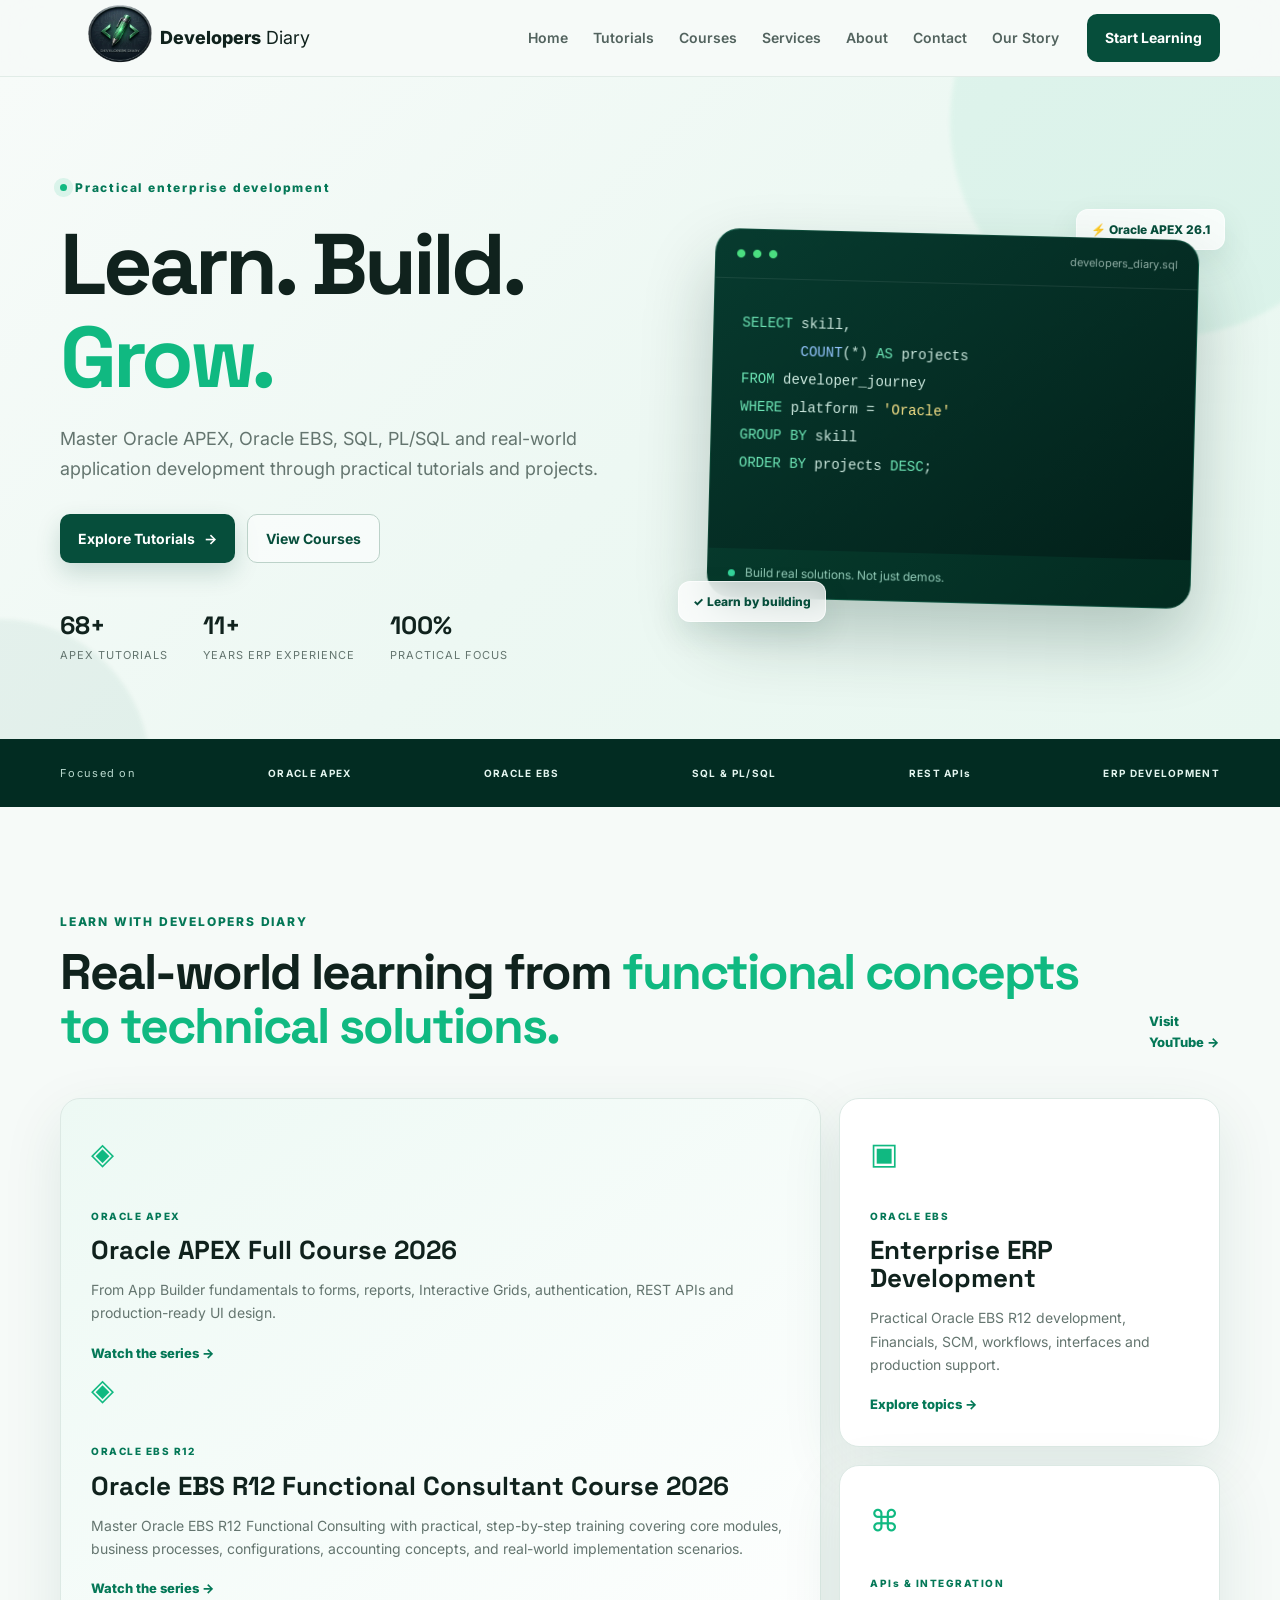
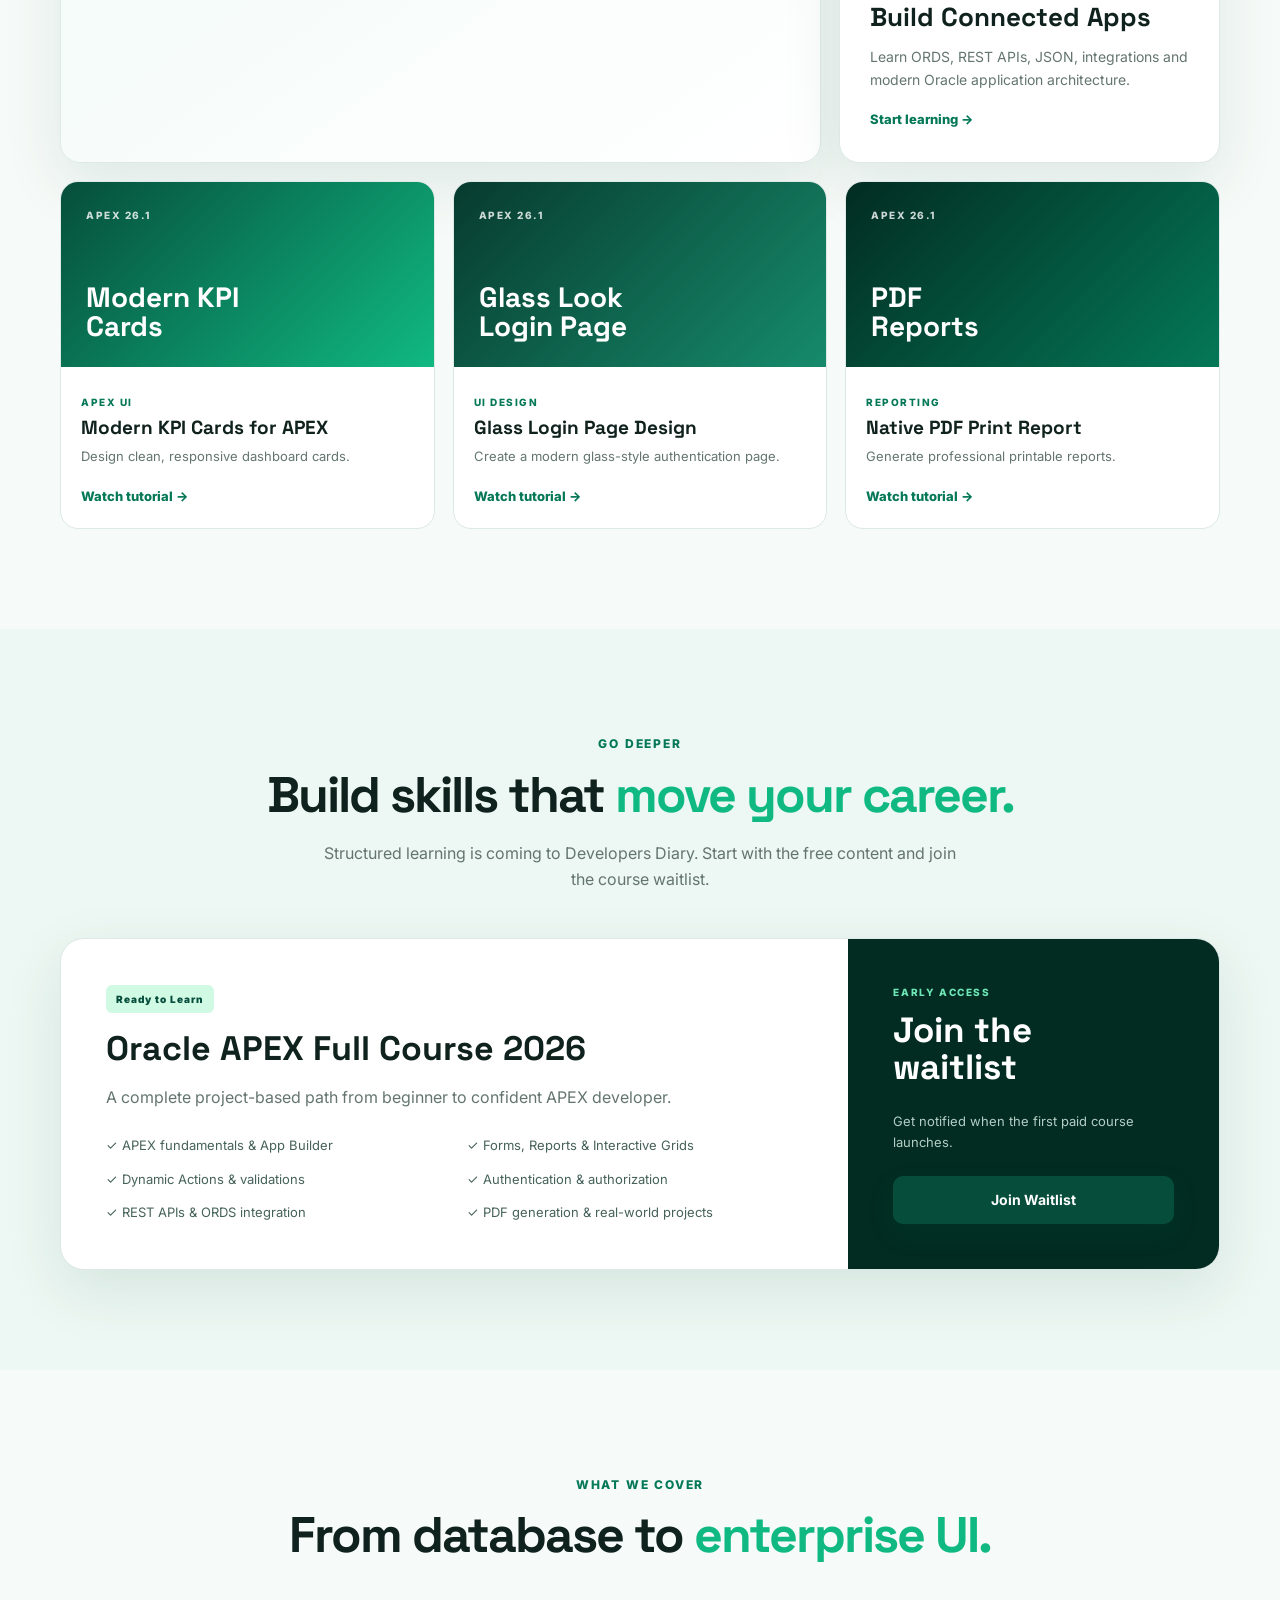
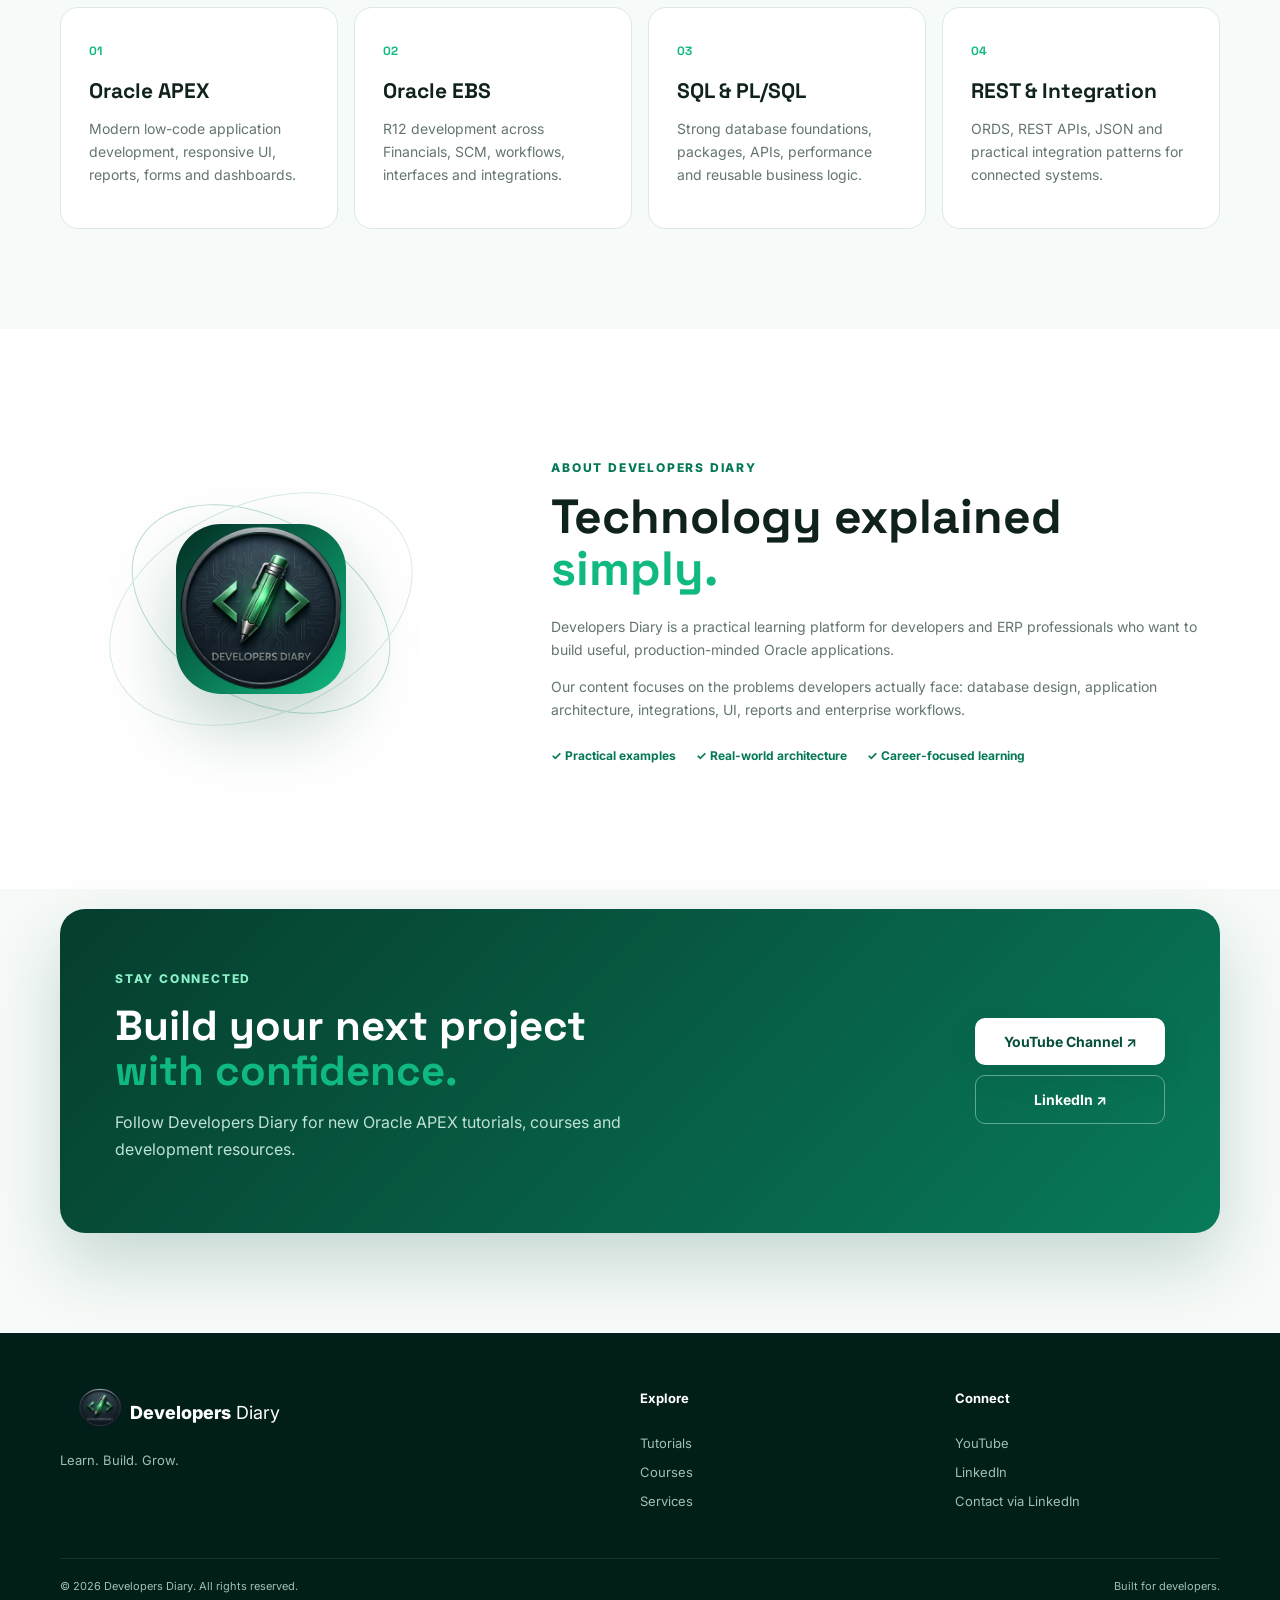
<file: index.html>
<!DOCTYPE html>
<html lang="en">
<head>
  <meta charset="UTF-8">
  <meta name="viewport" content="width=device-width, initial-scale=1.0">
  <meta name="description" content="Developers Diary — Learn Oracle APEX, Oracle EBS, SQL, PL/SQL and enterprise application development.">
  <title>Developers Diary | Oracle APEX & ERP Development</title>
  <link rel="icon" href="images/favicon.svg" type="image/svg+xml">
  <link rel="stylesheet" href="css/style.css">
</head>
<body>
  <header class="site-header">
    <nav class="navbar container">
      <a class="brand" href="index.html" aria-label="Developers Diary home">
        <span class="brand-mark"><img src="images/logo.png" alt="Company Logo" width="120" height="60"></span>
        <span><strong>Developers</strong> Diary</span>
      </a>
      <button class="menu-toggle" aria-label="Toggle menu" aria-expanded="false">☰</button>
      <div class="nav-links">
        <a href="#home">Home</a>
        <a href="#tutorials">Tutorials</a>
        <a href="#courses">Courses</a>
        <a href="#services">Services</a>
        <a href="#about">About</a>
        <a href="#contact">Contact</a>
        <a href="our-story.html">Our Story</a>
      </div>
      <a class="nav-cta" href="#courses">Start Learning</a>
    </nav>
  </header>

  <main>
    <section id="home" class="hero">
      <div class="hero-glow glow-one"></div><div class="hero-glow glow-two"></div>
      <div class="container hero-grid">
        <div class="hero-copy">
          <div class="eyebrow"><span></span> Practical enterprise development</div>
          <h1>Learn. Build.<br><em>Grow.</em></h1>
          <p class="hero-text">Master Oracle APEX, Oracle EBS, SQL, PL/SQL and real-world application development through practical tutorials and projects.</p>
          <div class="hero-actions">
            <a class="btn btn-primary" href="#tutorials">Explore Tutorials <span>→</span></a>
            <a class="btn btn-ghost" href="#courses">View Courses</a>
          </div>
          <div class="hero-stats">
            <div><strong>68+</strong><span>APEX Tutorials</span></div>
            <div><strong>11+</strong><span>Years ERP Experience</span></div>
            <div><strong>100%</strong><span>Practical Focus</span></div>
          </div>
        </div>
        <div class="hero-card-wrap">
          <div class="floating-chip chip-top">⚡ Oracle APEX 26.1</div>
          <div class="code-card">
            <div class="code-head"><span class="dots">● ● ●</span><span>developers_diary.sql</span></div>
            <pre><code><span class="kw">SELECT</span> skill,
       <span class="fn">COUNT</span>(*) <span class="kw">AS</span> projects
<span class="kw">FROM</span> developer_journey
<span class="kw">WHERE</span> platform = <span class="str">'Oracle'</span>
<span class="kw">GROUP BY</span> skill
<span class="kw">ORDER BY</span> projects <span class="kw">DESC</span>;</code></pre>
            <div class="code-result"><span class="pulse"></span> Build real solutions. Not just demos.</div>
          </div>
          <div class="floating-chip chip-bottom">✓ Learn by building</div>
        </div>
      </div>
    </section>

    <section class="trust-bar">
      <div class="container trust-inner">
        <span>Focused on</span><b>ORACLE APEX</b><b>ORACLE EBS</b><b>SQL & PL/SQL</b><b>REST APIs</b><b>ERP DEVELOPMENT</b>
      </div>
    </section>

    <section id="tutorials" class="section">
      <div class="container">
        <div class="section-heading">
          <div><span class="section-kicker">LEARN WITH DEVELOPERS DIARY</span><h2>Real-world learning from <span>functional concepts to technical solutions.</span></h2></div>
          <a class="text-link" href="https://www.youtube.com/@DevelopersDiaryOfficial" target="_blank" rel="noopener">Visit YouTube →</a>
        </div>
        <div class="feature-grid">
          <article class="feature-card large">
            <div class="card-icon">◈</div><span class="tag">ORACLE APEX</span>
            <h3>Oracle APEX Full Course 2026</h3>
            <p>From App Builder fundamentals to forms, reports, Interactive Grids, authentication, REST APIs and production-ready UI design.</p>
            <a href="https://www.youtube.com/watch?v=J0aTf7HsG_o&list=PL5XMLZLUdq93sOi7mzHH2LSCzJGDHzpi6" target="_blank" rel="noopener">Watch the series →</a>
            <br>
            <div class="card-icon">◈</div><span class="tag">ORACLE EBS R12</span>
            <h3>Oracle EBS R12 Functional Consultant Course 2026</h3>
            <p>Master Oracle EBS R12 Functional Consulting with practical, step-by-step training covering core modules, business processes, configurations, accounting concepts, and real-world implementation scenarios.</p>
            <a href="https://www.youtube.com/watch?v=45iK8b1JT6E&list=PLOsji4ImQzto" target="_blank" rel="noopener">Watch the series →</a>
      </article>

       <article class="feature-card">
            <div class="card-icon">▣</div><span class="tag">ORACLE EBS</span>
            <h3>Enterprise ERP Development</h3>
            <p>Practical Oracle EBS R12 development, Financials, SCM, workflows, interfaces and production support.</p>
            <a href="#services">Explore topics →</a>
          </article>

          <article class="feature-card">
            <div class="card-icon">⌘</div><span class="tag">APIs & INTEGRATION</span>
            <h3>Build Connected Apps</h3>
            <p>Learn ORDS, REST APIs, JSON, integrations and modern Oracle application architecture.</p>
            <a href="#tutorials">Start learning →</a>
          </article>

        </div>

        <div class="tutorial-grid">
          <article class="tutorial-card"><div class="thumb t1"><span>APEX 26.1</span><strong>Modern KPI<br>Cards</strong></div><div class="tutorial-body"><span>APEX UI</span><h3>Modern KPI Cards for APEX</h3><p>Design clean, responsive dashboard cards.</p><a href="https://www.youtube.com/watch?v=00RWfjKQndI&list=PL5XMLZLUdq93sOi7mzHH2LSCzJGDHzpi6&index=61" target="_blank" rel="noopener">Watch tutorial →</a></div></article>
          <article class="tutorial-card"><div class="thumb t2"><span>APEX 26.1</span><strong>Glass Look<br>Login Page</strong></div><div class="tutorial-body"><span>UI DESIGN</span><h3>Glass Login Page Design</h3><p>Create a modern glass-style authentication page.</p><a href="https://www.youtube.com/watch?v=DTYO9gMo_NM&list=PL5XMLZLUdq93sOi7mzHH2LSCzJGDHzpi6&index=67" target="_blank" rel="noopener">Watch tutorial →</a></div></article>
          <article class="tutorial-card"><div class="thumb t3"><span>APEX 26.1</span><strong>PDF<br>Reports</strong></div><div class="tutorial-body"><span>REPORTING</span><h3>Native PDF Print Report</h3><p>Generate professional printable reports.</p><a href="https://www.youtube.com/watch?v=CVFs6XOeFH8&list=PL5XMLZLUdq93sOi7mzHH2LSCzJGDHzpi6&index=68" target="_blank" rel="noopener">Watch tutorial →</a></div></article>
        </div>
      </div>
    </section>

    <section id="courses" class="section courses-section">
      <div class="container">
        <div class="section-heading centered">
          <span class="section-kicker">GO DEEPER</span><h2>Build skills that <span>move your career.</span></h2>
          <p>Structured learning is coming to Developers Diary. Start with the free content and join the course waitlist.</p>
        </div>
        <div class="course-card">
          <div class="course-main">
            <div class="course-badge">Ready to Learn</div><h3>Oracle APEX Full Course 2026</h3>
            <p>A complete project-based path from beginner to confident APEX developer.</p>
            <div class="check-list"><span>✓ APEX fundamentals & App Builder</span><span>✓ Forms, Reports & Interactive Grids</span><span>✓ Dynamic Actions & validations</span><span>✓ Authentication & authorization</span><span>✓ REST APIs & ORDS integration</span><span>✓ PDF generation & real-world projects</span></div>
          </div>
          <div class="course-side"><div class="price-note">EARLY ACCESS</div><strong>Join the<br>waitlist</strong><p>Get notified when the first paid course launches.</p><a class="btn btn-primary" href="#contact">Join Waitlist</a></div>
        </div>
      </div>
    </section>

    <section id="services" class="section">
      <div class="container">
        <div class="section-heading centered"><span class="section-kicker">WHAT WE COVER</span><h2>From database to <span>enterprise UI.</span></h2></div>
        <div class="services-grid">
          <div class="service"><span>01</span><h3>Oracle APEX</h3><p>Modern low-code application development, responsive UI, reports, forms and dashboards.</p></div>
          <div class="service"><span>02</span><h3>Oracle EBS</h3><p>R12 development across Financials, SCM, workflows, interfaces and integrations.</p></div>
          <div class="service"><span>03</span><h3>SQL & PL/SQL</h3><p>Strong database foundations, packages, APIs, performance and reusable business logic.</p></div>
          <div class="service"><span>04</span><h3>REST & Integration</h3><p>ORDS, REST APIs, JSON and practical integration patterns for connected systems.</p></div>
        </div>
      </div>
    </section>

    <section id="about" class="section about-section">
      <div class="container about-grid">
        <div class="about-mark"><div class="about-logo"></div><div class="orbit orbit-a"></div><div class="orbit orbit-b"></div></div>
        <div><span class="section-kicker">ABOUT DEVELOPERS DIARY</span><h2>Technology explained <span>simply.</span></h2>
          <p>Developers Diary is a practical learning platform for developers and ERP professionals who want to build useful, production-minded Oracle applications.</p>
          <p>Our content focuses on the problems developers actually face: database design, application architecture, integrations, UI, reports and enterprise workflows.</p>
          <div class="mini-points"><span>✓ Practical examples</span><span>✓ Real-world architecture</span><span>✓ Career-focused learning</span></div>
        </div>
      </div>
    </section>

    <section id="contact" class="section contact-section">
      <div class="container contact-card">
        <div><span class="section-kicker">STAY CONNECTED</span><h2>Build your next project<br><span>with confidence.</span></h2><p>Follow Developers Diary for new Oracle APEX tutorials, courses and development resources.</p></div>
        <div class="contact-actions">
          <a class="btn btn-primary" href="https://www.youtube.com/@DevelopersDiaryOfficial" target="_blank" rel="noopener">YouTube Channel ↗</a>
          <a class="btn btn-ghost" href="https://www.linkedin.com/groups/40311015/" target="_blank" rel="noopener">LinkedIn ↗</a>
        </div>
      </div>
    </section>
  </main>

  <footer class="footer"><div class="container footer-grid">
    <div><a class="brand" href="#home"><span class="brand-mark"><img src="images/logo.png" alt="Company Logo" width="80" height="40"></span><span style="margin-left:10px;"><strong>Developers</strong> Diary</span></a><p>Learn. Build. Grow.</p></div>
    <div><h4>Explore</h4><a href="#tutorials">Tutorials</a><a href="#courses">Courses</a><a href="#services">Services</a></div>
    <div><h4>Connect</h4><a href="https://www.youtube.com/@DevelopersDiaryOfficial" target="_blank" rel="noopener">YouTube</a><a href="https://www.linkedin.com/in/murtaza-shahid-745241180/" target="_blank" rel="noopener">LinkedIn</a><a href="https://www.linkedin.com/in/murtaza-shahid-745241180/" target="_blank" rel="noopener">Contact via LinkedIn</a></div>
  </div><div class="container footer-bottom"><span>© 2026 Developers Diary. All rights reserved.</span><span>Built for developers.</span></div></footer>
  <script src="js/script.js"></script>
</body>
</html>
</file>
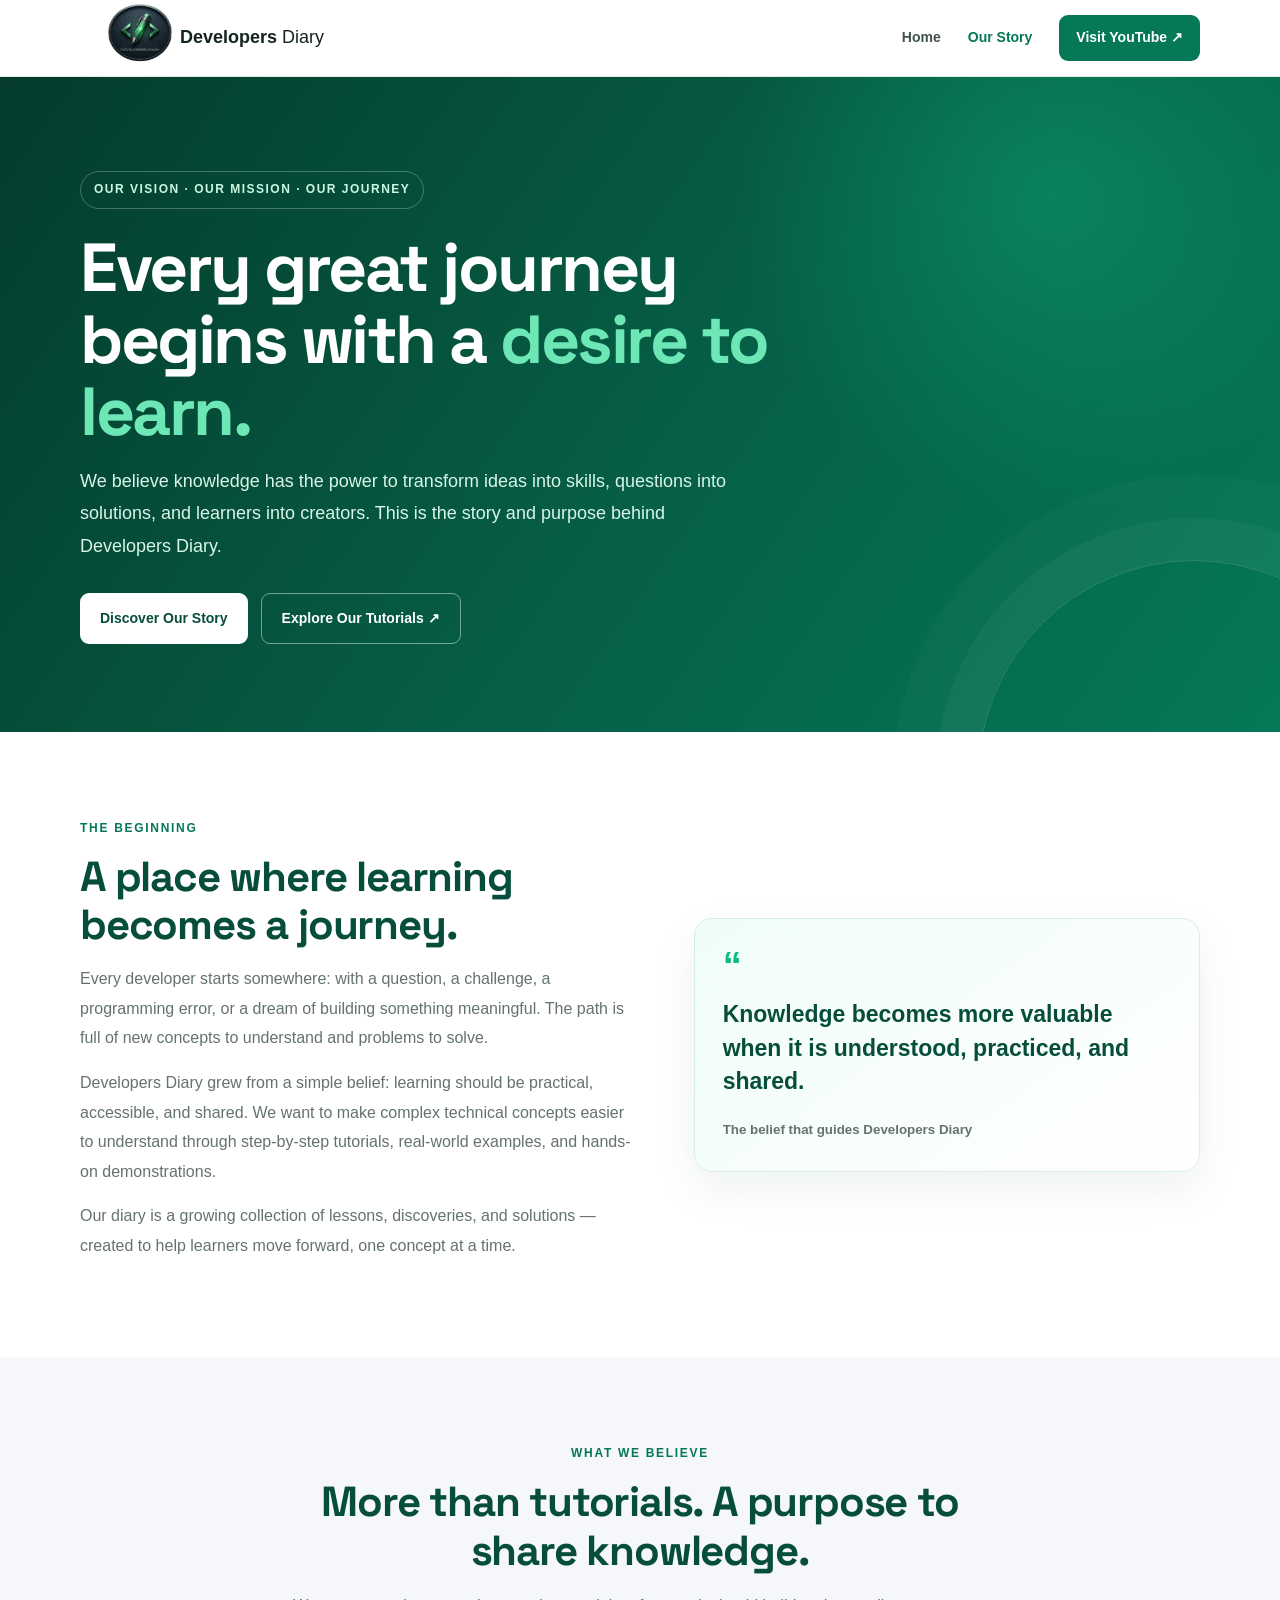
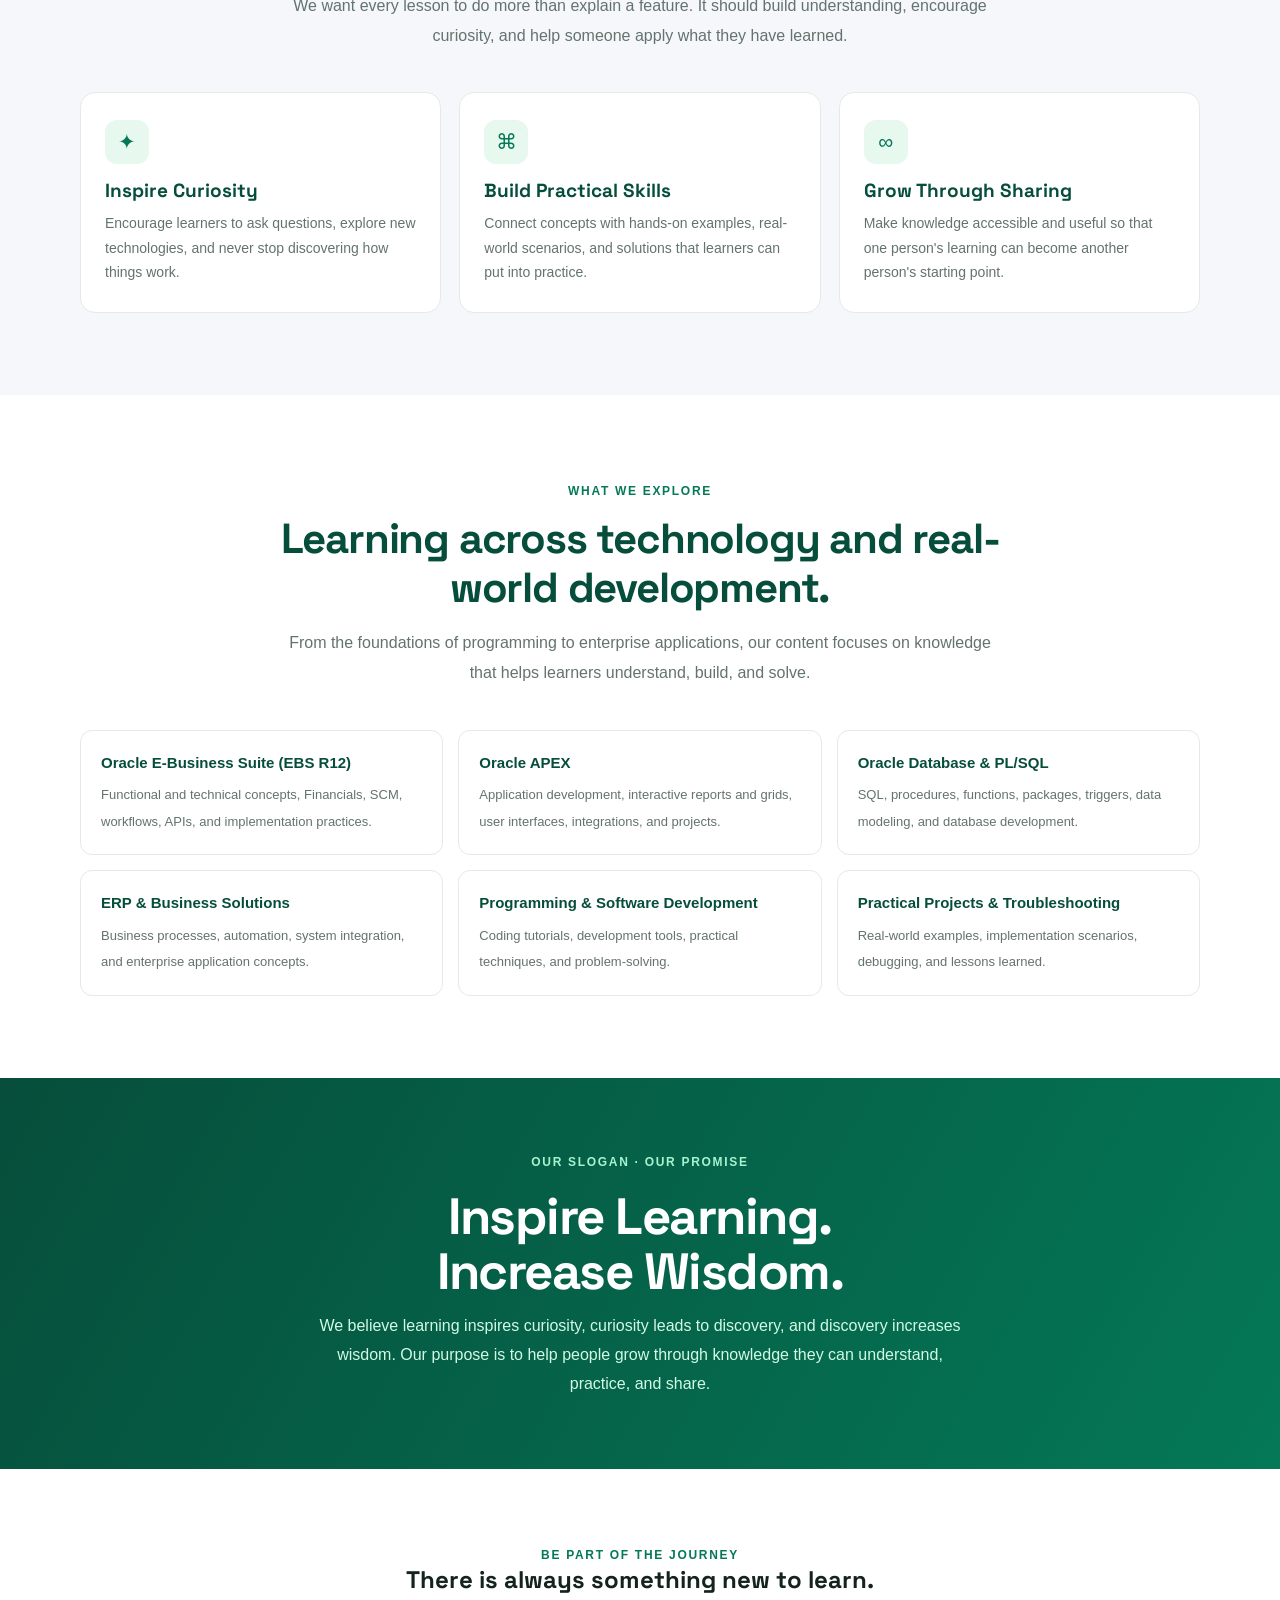
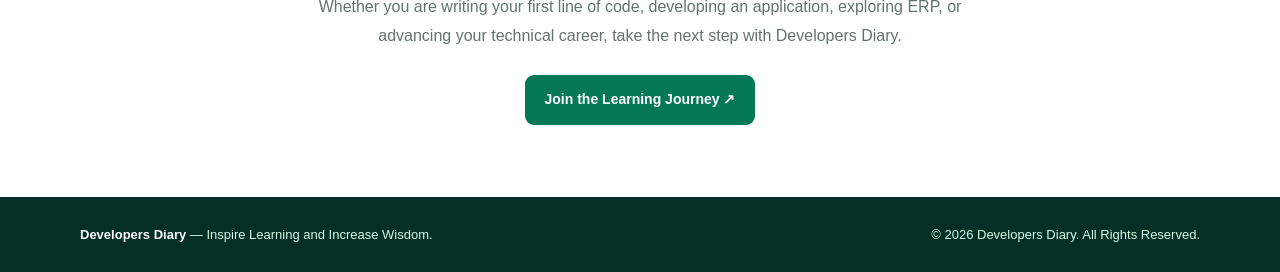
<file: our-story.html>
<!DOCTYPE html>
<html lang="en">
<head>
  <meta charset="UTF-8">
  <meta name="viewport" content="width=device-width, initial-scale=1.0">
  <meta name="description" content="Discover the story, vision and mission behind Developers Diary — Inspire Learning and Increase Wisdom.">
  <meta name="theme-color" content="#064e3b">
  <title>Our Story | Developers Diary</title>
  <link rel="stylesheet" href="css/style.css">
  <style>
    :root {
      --dd-dark: #064e3b;
      --dd-green: #047857;
      --dd-bright: #10b981;
      --dd-bg: #f5f7fa;
      --dd-ink: #14231e;
      --dd-muted: #64736d;
      --dd-line: #e2ebe6;
      --dd-white: #fff;
    }
    * { box-sizing: border-box; }
    body { margin: 0; font-family: Arial, Helvetica, sans-serif; color: var(--dd-ink); background: var(--dd-white); }
    .story-page a { color: inherit; text-decoration: none; }
    .story-container { width: min(1120px, calc(100% - 40px)); margin: 0 auto; }
    .story-nav { position: sticky; top: 0; z-index: 50; background: rgba(255,255,255,.96); border-bottom: 1px solid var(--dd-line); backdrop-filter: blur(12px); }
    .story-nav-inner { min-height: 76px; display: flex; align-items: center; justify-content: space-between; gap: 24px; }
    .story-brand { display: flex; align-items: center; gap: 11px; font-size: 19px; font-weight: 800; color: var(--dd-dark); letter-spacing: -.4px; }
    .story-brand-mark { width: 39px; height: 39px; display: grid; place-items: center; color: white; border-radius: 12px; background: linear-gradient(135deg,var(--dd-green),var(--dd-bright)); font-size: 19px; }
    .story-links { display: flex; align-items: center; gap: 27px; color: #40534a; font-size: 14px; font-weight: 700; }
    .story-links a:hover, .story-links a.active { color: var(--dd-green); }
    .story-links .story-nav-cta { color: white; background: var(--dd-green); padding: 11px 17px; border-radius: 9px; }
    .story-links .story-nav-cta:hover { color: white; background: var(--dd-dark); }
    .story-menu { display: none; border: 1px solid var(--dd-line); background: white; color: var(--dd-dark); border-radius: 8px; padding: 9px 12px; font-size: 20px; cursor: pointer; }
    .story-hero { position: relative; overflow: hidden; padding: 94px 0 88px; color: white; background: radial-gradient(circle at 82% 18%,rgba(16,185,129,.34),transparent 27%), linear-gradient(125deg,#043b2d 0%,#065f46 54%,#047857 100%); }
    .story-hero:after { content: ""; position: absolute; width: 430px; height: 430px; right: -130px; bottom: -260px; border: 1px solid rgba(255,255,255,.15); border-radius: 50%; box-shadow: 0 0 0 42px rgba(255,255,255,.035),0 0 0 85px rgba(255,255,255,.025); }
    .story-hero-content { position: relative; z-index: 1; max-width: 790px; }
    .story-eyebrow { display: inline-flex; align-items: center; gap: 8px; padding: 8px 13px; border: 1px solid rgba(255,255,255,.25); border-radius: 100px; color: #c9f7e4; font-size: 12px; font-weight: 800; letter-spacing: 1.5px; text-transform: uppercase; }
    .story-hero h1 { margin: 23px 0 17px; max-width: 760px; font-size: clamp(42px,6vw,68px); line-height: 1.06; letter-spacing: -2.5px; }
    .story-hero h1 span { color: #6ee7b7; }
    .story-hero p { max-width: 680px; margin: 0; color: #d9f5e8; font-size: 18px; line-height: 1.8; }
    .story-hero-actions { display: flex; flex-wrap: wrap; gap: 13px; margin-top: 31px; }
    .story-btn { display: inline-flex; align-items: center; justify-content: center; padding: 13px 20px; border-radius: 9px; font-size: 14px; font-weight: 800; transition: .2s ease; }
    .story-btn-primary { color: var(--dd-dark) !important; background: white; }
    .story-btn-primary:hover { transform: translateY(-2px); background: #d1fae5; }
    .story-btn-outline { color: white !important; border: 1px solid rgba(255,255,255,.45); }
    .story-btn-outline:hover { background: rgba(255,255,255,.1); }
    .story-section { padding: 82px 0; }
    .story-section.soft { background: var(--dd-bg); }
    .story-section-head { max-width: 720px; margin: 0 auto 42px; text-align: center; }
    .story-kicker { color: var(--dd-green); font-size: 12px; font-weight: 800; letter-spacing: 1.7px; text-transform: uppercase; }
    .story-section h2 { margin: 12px 0 14px; color: var(--dd-dark); font-size: clamp(29px,4vw,42px); line-height: 1.16; letter-spacing: -1.2px; }
    .story-section-head p, .story-copy p { color: var(--dd-muted); font-size: 16px; line-height: 1.85; }
    .story-intro-grid { display: grid; grid-template-columns: 1.05fr .95fr; gap: 54px; align-items: center; }
    .story-copy h2 { margin-top: 12px; }
    .story-copy p { margin: 0 0 15px; }
    .story-note { padding: 28px; border: 1px solid #d8eee3; border-radius: 18px; background: linear-gradient(145deg,#f0fdf6,#fff); box-shadow: 0 18px 45px rgba(6,78,59,.07); }
    .story-note-mark { color: var(--dd-bright); font-size: 38px; line-height: 1; font-weight: 900; }
    .story-note blockquote { margin: 13px 0 18px; color: var(--dd-dark); font-size: 23px; line-height: 1.45; font-weight: 800; }
    .story-note small { color: var(--dd-muted); font-weight: 700; }
    .story-values { display: grid; grid-template-columns: repeat(3,1fr); gap: 18px; }
    .story-value { padding: 27px 24px; border: 1px solid var(--dd-line); border-radius: 15px; background: white; }
    .story-value-icon { width: 44px; height: 44px; display: grid; place-items: center; margin-bottom: 17px; border-radius: 12px; background: #e7f8ef; color: var(--dd-green); font-size: 21px; }
    .story-value h3 { margin: 0 0 9px; color: var(--dd-dark); font-size: 19px; }
    .story-value p { margin: 0; color: var(--dd-muted); font-size: 14px; line-height: 1.75; }
    .story-areas { display: grid; grid-template-columns: repeat(3,1fr); gap: 15px; }
    .story-area { padding: 20px; border: 1px solid var(--dd-line); border-radius: 12px; background: white; }
    .story-area strong { display: block; margin-bottom: 6px; color: var(--dd-dark); font-size: 15px; }
    .story-area span { color: var(--dd-muted); font-size: 13px; line-height: 1.6; }
    .story-slogan { padding: 70px 20px; text-align: center; color: white; background: linear-gradient(120deg,#064e3b,#047857); }
    .story-slogan .story-kicker { color: #a7f3d0; }
    .story-slogan h2 { margin: 15px 0 13px; color: white; font-size: clamp(32px,5vw,51px); letter-spacing: -1.5px; }
    .story-slogan p { max-width: 650px; margin: 0 auto; color: #d1fae5; font-size: 16px; line-height: 1.8; }
    .story-cta { padding: 72px 0; text-align: center; }
    .story-cta p { max-width: 650px; margin: 0 auto 25px; color: var(--dd-muted); line-height: 1.8; }
    .story-cta .story-btn { color: white; background: var(--dd-green); }
    .story-cta .story-btn:hover { background: var(--dd-dark); transform: translateY(-2px); }
    .story-footer { padding: 27px 0; color: #d1fae5; background: #032f25; }
    .story-footer-inner { display: flex; align-items: center; justify-content: space-between; gap: 18px; font-size: 13px; }
    .story-footer strong { color: white; }
    @media (max-width: 780px) {
      .story-menu { display: block; }
      .story-links { display: none; position: absolute; top: 75px; left: 0; right: 0; padding: 18px 22px 22px; background: white; border-bottom: 1px solid var(--dd-line); flex-direction: column; align-items: stretch; gap: 17px; }
      .story-links.open { display: flex; }
      .story-links .story-nav-cta { text-align: center; }
      .story-hero { padding: 72px 0 70px; }
      .story-intro-grid { grid-template-columns: 1fr; gap: 28px; }
      .story-values, .story-areas { grid-template-columns: 1fr; }
      .story-section { padding: 62px 0; }
      .story-footer-inner { flex-direction: column; text-align: center; }
    }
  </style>
</head>
<body>
<div class="story-page">
  <header class="story-nav">
    <div class="story-container story-nav-inner">
      <a class="brand" href="index.html" aria-label="Developers Diary home">
        <span class="brand-mark"><img src="images/logo.png" alt="Company Logo" width="120" height="60"></span>
        <span><strong>Developers</strong> Diary</span>
      </a>
      <button class="story-menu" id="storyMenu" aria-label="Toggle navigation" aria-expanded="false">☰</button>
      <nav class="story-links" id="storyLinks" aria-label="Main navigation">
        <a href="index.html">Home</a>
        <a class="active" href="our-story.html">Our Story</a>
        <a class="story-nav-cta" href="https://www.youtube.com/@DevelopersDiaryOfficial" target="_blank" rel="noopener">Visit YouTube ↗</a>
      </nav>
    </div>
  </header>

  <main>
    <section class="story-hero">
      <div class="story-container">
        <div class="story-hero-content">
          <span class="story-eyebrow">Our Vision · Our Mission · Our Journey</span>
          <h1>Every great journey begins with a <span>desire to learn.</span></h1>
          <p>We believe knowledge has the power to transform ideas into skills, questions into solutions, and learners into creators. This is the story and purpose behind Developers Diary.</p>
          <div class="story-hero-actions">
            <a class="story-btn story-btn-primary" href="#our-journey">Discover Our Story</a>
            <a class="story-btn story-btn-outline" href="https://www.youtube.com/@DevelopersDiaryOfficial" target="_blank" rel="noopener">Explore Our Tutorials ↗</a>
          </div>
        </div>
      </div>
    </section>

    <section class="story-section" id="our-journey">
      <div class="story-container story-intro-grid">
        <div class="story-copy">
          <span class="story-kicker">The beginning</span>
          <h2>A place where learning becomes a journey.</h2>
          <p>Every developer starts somewhere: with a question, a challenge, a programming error, or a dream of building something meaningful. The path is full of new concepts to understand and problems to solve.</p>
          <p>Developers Diary grew from a simple belief: learning should be practical, accessible, and shared. We want to make complex technical concepts easier to understand through step-by-step tutorials, real-world examples, and hands-on demonstrations.</p>
          <p>Our diary is a growing collection of lessons, discoveries, and solutions — created to help learners move forward, one concept at a time.</p>
        </div>
        <aside class="story-note">
          <div class="story-note-mark">“</div>
          <blockquote>Knowledge becomes more valuable when it is understood, practiced, and shared.</blockquote>
          <small>The belief that guides Developers Diary</small>
        </aside>
      </div>
    </section>

    <section class="story-section soft">
      <div class="story-container">
        <div class="story-section-head">
          <span class="story-kicker">What we believe</span>
          <h2>More than tutorials. A purpose to share knowledge.</h2>
          <p>We want every lesson to do more than explain a feature. It should build understanding, encourage curiosity, and help someone apply what they have learned.</p>
        </div>
        <div class="story-values">
          <article class="story-value">
            <div class="story-value-icon">✦</div>
            <h3>Inspire Curiosity</h3>
            <p>Encourage learners to ask questions, explore new technologies, and never stop discovering how things work.</p>
          </article>
          <article class="story-value">
            <div class="story-value-icon">⌘</div>
            <h3>Build Practical Skills</h3>
            <p>Connect concepts with hands-on examples, real-world scenarios, and solutions that learners can put into practice.</p>
          </article>
          <article class="story-value">
            <div class="story-value-icon">∞</div>
            <h3>Grow Through Sharing</h3>
            <p>Make knowledge accessible and useful so that one person's learning can become another person's starting point.</p>
          </article>
        </div>
      </div>
    </section>

    <section class="story-section">
      <div class="story-container">
        <div class="story-section-head">
          <span class="story-kicker">What we explore</span>
          <h2>Learning across technology and real-world development.</h2>
          <p>From the foundations of programming to enterprise applications, our content focuses on knowledge that helps learners understand, build, and solve.</p>
        </div>
        <div class="story-areas">
          <div class="story-area"><strong>Oracle E-Business Suite (EBS R12)</strong><span>Functional and technical concepts, Financials, SCM, workflows, APIs, and implementation practices.</span></div>
          <div class="story-area"><strong>Oracle APEX</strong><span>Application development, interactive reports and grids, user interfaces, integrations, and projects.</span></div>
          <div class="story-area"><strong>Oracle Database &amp; PL/SQL</strong><span>SQL, procedures, functions, packages, triggers, data modeling, and database development.</span></div>
          <div class="story-area"><strong>ERP &amp; Business Solutions</strong><span>Business processes, automation, system integration, and enterprise application concepts.</span></div>
          <div class="story-area"><strong>Programming &amp; Software Development</strong><span>Coding tutorials, development tools, practical techniques, and problem-solving.</span></div>
          <div class="story-area"><strong>Practical Projects &amp; Troubleshooting</strong><span>Real-world examples, implementation scenarios, debugging, and lessons learned.</span></div>
        </div>
      </div>
    </section>

    <section class="story-slogan">
      <div class="story-container">
        <span class="story-kicker">Our slogan · Our promise</span>
        <h2>Inspire Learning.<br>Increase Wisdom.</h2>
        <p>We believe learning inspires curiosity, curiosity leads to discovery, and discovery increases wisdom. Our purpose is to help people grow through knowledge they can understand, practice, and share.</p>
      </div>
    </section>

    <section class="story-cta">
      <div class="story-container">
        <span class="story-kicker">Be part of the journey</span>
        <h2>There is always something new to learn.</h2>
        <p>Whether you are writing your first line of code, developing an application, exploring ERP, or advancing your technical career, take the next step with Developers Diary.</p>
        <a class="story-btn" href="https://www.youtube.com/@DevelopersDiaryOfficial" target="_blank" rel="noopener">Join the Learning Journey ↗</a>
      </div>
    </section>
  </main>

  <footer class="story-footer">
    <div class="story-container story-footer-inner">
      <div><strong>Developers Diary</strong> — Inspire Learning and Increase Wisdom.</div>
      <div>© 2026 Developers Diary. All Rights Reserved.</div>
    </div>
  </footer>
</div>
<script>
  const storyMenu = document.getElementById('storyMenu');
  const storyLinks = document.getElementById('storyLinks');
  storyMenu.addEventListener('click', () => {
    const isOpen = storyLinks.classList.toggle('open');
    storyMenu.setAttribute('aria-expanded', String(isOpen));
    storyMenu.textContent = isOpen ? '×' : '☰';
  });
  storyLinks.querySelectorAll('a').forEach(link => {
    link.addEventListener('click', () => {
      storyLinks.classList.remove('open');
      storyMenu.setAttribute('aria-expanded', 'false');
      storyMenu.textContent = '☰';
    });
  });
</script>
</body>
</html>
</file>
<file: css/style.css>
@import url('https://fonts.googleapis.com/css2?family=Inter:wght@400;500;600;700;800&family=Space+Grotesk:wght@500;600;700&display=swap');
:root{--green-950:#022c22;--green-900:#064e3b;--green-800:#065f46;--green:#047857;--emerald:#10b981;--mint:#d1fae5;--bg:#f6faf8;--ink:#10221d;--muted:#64756f;--line:#dce9e4;--white:#fff;--shadow:0 20px 60px rgba(6,78,59,.10)}
*{box-sizing:border-box}html{scroll-behavior:smooth}body{margin:0;font-family:Inter,Arial,sans-serif;color:var(--ink);background:var(--bg);line-height:1.65}a{color:inherit;text-decoration:none}.container{width:min(1160px,calc(100% - 40px));margin:auto}
.site-header{position:sticky;top:0;z-index:50;background:rgba(246,250,248,.84);backdrop-filter:blur(18px);border-bottom:1px solid rgba(220,233,228,.8)}.navbar{height:76px;display:flex;align-items:center;gap:28px}.brand{display:flex;align-items:center;gap:10px;font-size:18px;white-space:nowrap}.brand strong{font-weight:800}
.brand-mark{
margin-right:-30px;
/*display:grid;place-items:center;width:38px;height:38px;border-radius:12px;background:linear-gradient(135deg,var(--emerald),var(--green-900));color:#fff;font-family:"Space Grotesk";font-weight:700;font-size:13px;box-shadow:0 8px 22px rgba(16,185,129,.25)*/
}

.nav-links{display:flex;gap:25px;margin-left:auto}.nav-links a{font-size:14px;font-weight:600;color:#52635e}.nav-links a:hover{color:var(--green)}.nav-cta,.btn{display:inline-flex;align-items:center;justify-content:center;gap:9px;border-radius:10px;padding:12px 18px;font-size:14px;font-weight:700}.nav-cta{background:var(--green-900);color:#fff}.menu-toggle{display:none;background:none;border:0;font-size:25px;color:var(--green-900)}
.hero{position:relative;overflow:hidden;background:linear-gradient(135deg,#f7fbf9 0%,#edf8f3 52%,#e8f7f0 100%);padding:95px 0 75px}.hero-glow{position:absolute;border-radius:50%;filter:blur(2px);opacity:.55}.glow-one{width:430px;height:430px;background:rgba(16,185,129,.13);right:-100px;top:-170px}.glow-two{width:300px;height:300px;background:rgba(6,95,70,.10);left:-150px;bottom:-180px}.hero-grid{display:grid;grid-template-columns:1.02fr .98fr;gap:70px;align-items:center;position:relative}.eyebrow,.section-kicker{font-size:12px;font-weight:800;letter-spacing:1.8px;color:var(--green);display:inline-flex;align-items:center;gap:8px}.eyebrow span{width:7px;height:7px;background:var(--emerald);border-radius:50%;box-shadow:0 0 0 6px rgba(16,185,129,.12)}h1,h2,h3{font-family:"Space Grotesk",sans-serif;line-height:1.08;margin:0}.hero h1{font-size:clamp(58px,7vw,86px);letter-spacing:-4px;margin:20px 0}.hero h1 em,h2 span{color:var(--emerald);font-style:normal}.hero-text{font-size:18px;color:var(--muted);max-width:650px}.hero-actions{display:flex;gap:12px;margin:30px 0}.btn-primary{background:var(--green-900);color:#fff;box-shadow:0 10px 25px rgba(6,78,59,.18)}.btn-primary:hover{background:var(--green)}.btn-ghost{border:1px solid #bcd2c9;background:rgba(255,255,255,.55);color:var(--green-900)}.hero-stats{display:flex;gap:35px;margin-top:42px}.hero-stats div{display:flex;flex-direction:column}.hero-stats strong{font-family:"Space Grotesk";font-size:25px}.hero-stats span{font-size:11px;color:var(--muted);text-transform:uppercase;letter-spacing:1px}.hero-card-wrap{position:relative;padding:25px}.code-card{background:linear-gradient(145deg,#073b2f,#021e18);border:1px solid rgba(52,211,153,.2);border-radius:24px;box-shadow:0 35px 70px rgba(2,44,34,.24);overflow:hidden;transform:rotate(1.5deg)}.code-head{padding:15px 20px;border-bottom:1px solid rgba(255,255,255,.08);color:#8ba9a0;font-size:11px;display:flex;justify-content:space-between}.dots{color:#4ade80;word-spacing:3px}.code-card pre{padding:30px 28px;margin:0;min-height:270px;color:#cde9df;font:14px/2 "SFMono-Regular",Consolas,monospace}.kw{color:#6ee7b7}.fn{color:#93c5fd}.str{color:#fde68a}.code-result{padding:14px 20px;background:rgba(16,185,129,.08);color:#91c9b6;font-size:12px}.pulse{display:inline-block;width:7px;height:7px;border-radius:50%;background:#34d399;margin-right:7px}.floating-chip{position:absolute;padding:10px 14px;border:1px solid rgba(255,255,255,.65);background:rgba(255,255,255,.76);backdrop-filter:blur(14px);border-radius:12px;box-shadow:0 12px 30px rgba(6,78,59,.10);font-size:12px;font-weight:800;color:var(--green-900)}.chip-top{top:0;right:-5px}.chip-bottom{bottom:5px;left:-8px}
.trust-bar{background:var(--green-950);color:#b8d8cd}.trust-inner{min-height:68px;display:flex;align-items:center;justify-content:space-between;gap:20px;font-size:11px;letter-spacing:1.3px}.trust-inner b{color:#e3f5ef;font-size:10px}
.section{padding:100px 0}.section-heading{display:flex;align-items:end;justify-content:space-between;gap:30px;margin-bottom:45px}.section-heading.centered{display:block;text-align:center}.section-heading h2{font-size:clamp(34px,4vw,50px);letter-spacing:-2px;margin-top:12px}.section-heading p{max-width:650px;margin:18px auto 0;color:var(--muted)}.text-link{color:var(--green);font-weight:800;font-size:13px}.feature-grid{display:grid;grid-template-columns:2fr 1fr;gap:18px}.feature-card{padding:30px;border:1px solid var(--line);background:#fff;border-radius:20px;box-shadow:var(--shadow)}.feature-card.large{grid-row:span 2;background:linear-gradient(145deg,#edf9f4,#fff)}.card-icon{font-size:30px;color:var(--emerald);margin-bottom:22px}.tag,.tutorial-body>span{font-size:10px;font-weight:800;letter-spacing:1.5px;color:var(--green)}.feature-card h3{font-size:26px;margin:9px 0}.feature-card p,.tutorial-body p,.service p,.about-section p{color:var(--muted);font-size:14px}.feature-card a,.tutorial-body a{color:var(--green);font-size:13px;font-weight:800}.tutorial-grid{display:grid;grid-template-columns:repeat(3,1fr);gap:18px;margin-top:18px}.tutorial-card{background:#fff;border:1px solid var(--line);border-radius:18px;overflow:hidden}.thumb{height:185px;padding:25px;display:flex;flex-direction:column;justify-content:space-between;color:#fff;background:linear-gradient(135deg,#064e3b,#10b981)}.thumb.t2{background:linear-gradient(135deg,#073b2f,#168b6b)}.thumb.t3{background:linear-gradient(135deg,#022c22,#047857)}.thumb span{font-size:10px;letter-spacing:1.5px;font-weight:800;opacity:.8}.thumb strong{font:700 28px/1.05 "Space Grotesk"}.tutorial-body{padding:20px}.tutorial-body h3{font-size:19px;margin:5px 0}.tutorial-body p{font-size:13px;margin:7px 0 15px}
.courses-section{background:#edf7f3}.course-card{display:grid;grid-template-columns:1.7fr .8fr;background:#fff;border:1px solid var(--line);border-radius:24px;overflow:hidden;box-shadow:var(--shadow)}.course-main{padding:45px}.course-badge{display:inline-block;padding:6px 10px;border-radius:6px;background:var(--mint);color:var(--green-900);font-size:10px;font-weight:900;letter-spacing:1px}.course-main h3{font-size:34px;margin:18px 0 8px}.course-main>p{color:var(--muted)}.check-list{display:grid;grid-template-columns:1fr 1fr;gap:12px 25px;margin-top:25px;font-size:13px;color:#46625a}.course-side{background:var(--green-950);color:#fff;padding:45px;display:flex;flex-direction:column;justify-content:center}.price-note{font-size:10px;letter-spacing:1.6px;color:#6ee7b7;font-weight:800}.course-side strong{font:700 35px/1.05 "Space Grotesk";margin:12px 0}.course-side p{color:#b4cec4;font-size:13px}.course-side .btn{margin-top:10px}
.services-grid{display:grid;grid-template-columns:repeat(4,1fr);gap:16px}.service{padding:28px;background:#fff;border:1px solid var(--line);border-radius:18px}.service>span{font:700 12px "Space Grotesk";color:var(--emerald)}.service h3{font-size:21px;margin:18px 0 8px}.about-section{background:#fff}.about-grid{display:grid;grid-template-columns:.75fr 1.25fr;gap:90px;align-items:center}.about-mark{height:360px;display:grid;place-items:center;position:relative}
.about-logo{
    width: 170px;
    height: 170px;
    border-radius: 45px;

    background-image:  url("../images/logo.png"), linear-gradient(135deg, var(--green-950), var(--emerald));

    background-size: cover;
    background-position: center;
    background-repeat: no-repeat;

    box-shadow: 0 30px 70px rgba(6, 78, 59, .25);
    position: relative;
    z-index: 2;
width:170px;height:170px;border-radius:45px;
display:grid;place-items:center;color:#fff;font:700 48px "Space Grotesk";box-shadow:0 30px 70px rgba(6,78,59,.25);position:relative;z-index:2}.orbit{position:absolute;border:1px solid #b9ddd0;border-radius:50%;width:280px;height:180px;transform:rotate(30deg)
}

.orbit-b{width:320px;height:210px;transform:rotate(-25deg);border-color:#d7ebe4}.about-grid h2{font-size:48px;margin:12px 0 20px}.mini-points{display:flex;gap:20px;flex-wrap:wrap;margin-top:25px;font-size:12px;font-weight:700;color:var(--green)}
.contact-section{padding-top:20px}.contact-card{border-radius:25px;padding:55px;background:linear-gradient(135deg,#063d2e,#087a5a);color:#fff;display:flex;align-items:center;justify-content:space-between;gap:40px;box-shadow:0 30px 70px rgba(6,78,59,.2)}.contact-card .section-kicker{color:#8af0c7}.contact-card h2{font-size:42px;margin:12px 0}.contact-card p{color:#bfe2d6;max-width:600px}.contact-actions{display:flex;flex-direction:column;gap:10px;min-width:190px}.contact-actions .btn-primary{background:#fff;color:var(--green-900)}.contact-actions .btn-ghost{border-color:#5eaa91;color:#fff;background:transparent}
.footer{background:#021e18;color:#9fc0b5;padding:55px 0 20px}.footer-grid{display:grid;grid-template-columns:2fr 1fr 1fr;gap:50px}.footer .brand{color:#fff}.footer p{font-size:13px}.footer h4{color:#fff;margin:0 0 15px}.footer-grid>div:not(:first-child){display:flex;flex-direction:column;gap:8px;font-size:13px}.footer-grid a:hover{color:#fff}.footer-bottom{border-top:1px solid rgba(255,255,255,.08);margin-top:45px;padding-top:18px;display:flex;justify-content:space-between;font-size:11px}
@media(max-width:900px){.nav-links{display:none}.nav-cta{display:none}.menu-toggle{display:block;margin-left:auto}.navbar.mobile-open .nav-links{display:flex;position:absolute;top:76px;left:0;right:0;background:#fff;padding:20px;flex-direction:column;gap:15px;border-bottom:1px solid var(--line)}.hero-grid,.about-grid{grid-template-columns:1fr;gap:45px}.hero-card-wrap{max-width:650px;margin:auto}.services-grid{grid-template-columns:1fr 1fr}.course-card{grid-template-columns:1fr}.contact-card{flex-direction:column;align-items:flex-start}.feature-grid{grid-template-columns:1fr}.feature-card.large{grid-row:auto}.tutorial-grid{grid-template-columns:1fr 1fr}}
@media(max-width:600px){.container{width:min(100% - 28px,1160px)}.hero{padding:70px 0 55px}.hero h1{font-size:58px}.hero-text{font-size:16px}.hero-stats{gap:18px}.hero-stats strong{font-size:21px}.hero-stats span{font-size:9px}.code-card pre{font-size:11px;padding:20px;min-height:230px}.chip-top{right:-2px}.chip-bottom{left:-2px}.trust-inner{overflow:hidden;justify-content:flex-start;white-space:nowrap}.trust-inner b:nth-of-type(n+3){display:none}.section{padding:70px 0}.section-heading{display:block}.text-link{display:inline-block;margin-top:20px}.tutorial-grid,.services-grid{grid-template-columns:1fr}.course-main,.course-side{padding:30px}.check-list{grid-template-columns:1fr}.about-grid{gap:20px}.about-mark{height:300px}.about-logo{width:135px;height:135px;font-size:38px}.about-grid h2{font-size:38px}.contact-card{padding:35px 25px}.contact-card h2{font-size:34px}.footer-grid{grid-template-columns:1fr 1fr}.footer-grid>div:first-child{grid-column:1/-1}.footer-bottom{flex-direction:column;gap:6px}}
</file>
